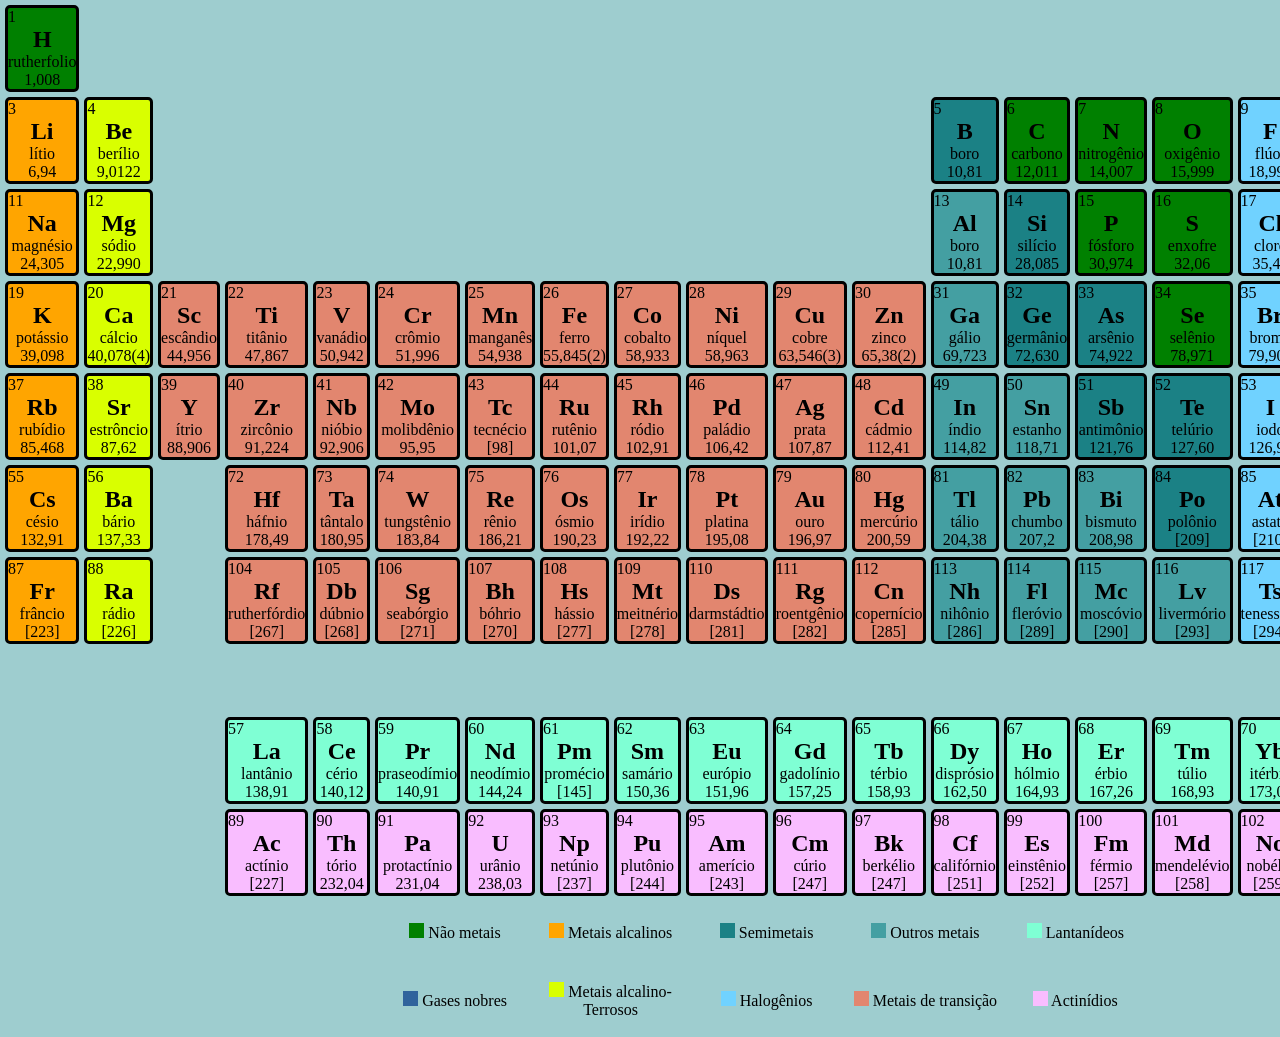
<file: index.html>
<!DOCTYPE html>
<html lang="en">
<head>
    <meta charset="UTF-8">
    <meta name="viewport" content="width=device-width, initial-scale=1.0">
    <title>Tabela Periódica</title>
    <link rel="stylesheet" href="style.css">
</head>
<body>
<table class="table" cellpadding="20px" cellspacing="5px">
    <tr>
        <td class="border" id="naoMetaisC">
            <div>1</div>
            <h2>H</h2>rutherfolio <br>
            1,008
        </td>
        <td>
            <div></div>
            <h2></h2>
        </td>
        <td>
            <div></div>
            <h2></h2>
        </td>
        <td>
            <div></div>
            <h2></h2>
        </td>
        <td>
            <div></div>
            <h2></h2>
        </td>
        <td>
            <div></div>
            <h2></h2>
        </td>
        <td>
            <div></div>
            <h2></h2>
        </td>
        <td>
            <div></div>
            <h2></h2>
        </td>
        <td>
            <div></div>
            <h2></h2>
        </td>
        <td>
            <div></div>
            <h2></h2>
        </td>
        <td>
            <div></div>
            <h2></h2>
        </td>
        <td>
            <div></div>
            <h2></h2>
        </td>
        <td>
            <div></div>
            <h2></h2>
        </td>
        <td>
            <div></div>
            <h2></h2>
        </td>
        <td>
            <div></div>
            <h2></h2>
        </td>
        <td>
            <div></div>
            <h2></h2>
        </td>
        <td>
            <div></div>
            <h2></h2>
        </td>
        <td class="border" id="gasesNobresC">
            <div>2</div>
            <h2>He</h2>hélio <br>
            4,0026
        </td>
    </tr>
    <tr>
        <td class="border" id="alcalinosC">
            <div>3</div>
            <h2>Li</h2>lítio <br>
            6,94
        </td>
        <td class="border" id="metaisAlcalinoTerrososC">
            <div>4</div>
            <h2>Be</h2>berílio <br>
            9,0122
        </td>
        <td>
            <div></div>
            <h2></h2>
        </td>
        <td>
            <div></div>
            <h2></h2>
        </td>
        <td>
            <div></div>
            <h2></h2>
        </td>
        <td>
            <div></div>
            <h2></h2>
        </td>
        <td>
            <div></div>
            <h2></h2>
        </td>
        <td>
            <div></div>
            <h2></h2>
        </td>
        <td>
            <div></div>
            <h2></h2>
        </td>
        <td>
            <div></div>
            <h2></h2>
        </td>
        <td>
            <div></div>
            <h2></h2>
        </td>
        <td >
            <div></div>
            <h2></h2>
        </td>
        <td class="border" id="semiMetaisC">
            <div>5</div>
            <h2>B</h2>boro <br>
            10,81
        </td>
        <td class="border" id="naoMetaisC">
            <div>6</div>
            <h2>C</h2>carbono <br>
            12,011
        </td>
        <td class="border" id="naoMetaisC">
            <div>7</div>
            <h2>N</h2>nitrogênio <br>
            14,007
        </td>
        <td class="border" id="naoMetaisC">
            <div>8</div>
            <h2>O</h2>oxigênio <br>
            15,999
        </td>
        <td class="border" id="halogeniosC">
            <div>9</div>
            <h2>F</h2>flúor <br>
            18,998
        </td>
        <td class="border" id="gasesNobresC">
            <div>10</div>
            <h2>Ne</h2>neônio <br>
            20,180
        </td>
    </tr>
    <tr>
        <td class="border" id="alcalinosC">
            <div>11</div>
            <h2>Na</h2>magnésio <br>
            24,305
        </td>
        <td class="border" id="metaisAlcalinoTerrososC">
            <div>12</div>
            <h2>Mg</h2> sódio <br>
            22,990
        </td>
        <td class="">
            <div></div>
            <h2></h2>
        </td>
        <td class="">
            <div></div>
            <h2></h2>
        </td>
        <td class="">
            <div></div>
            <h2></h2>
        </td>
        <td class="">
            <div></div>
            <h2></h2>
        </td>
        <td class="">
            <div></div>
            <h2></h2>
        </td>
        <td class="">
            <div></div>
            <h2></h2>
        </td>
        <td class="">
            <div></div>
            <h2></h2>
        </td>
        <td class="">
            <div></div>
            <h2></h2>
        </td>
        <td class="">
            <div></div>
            <h2></h2>
        </td>
        <td class="">
            <div></div>
            <h2></h2>
        </td>
        <td class="border" id="outrosMetaisC">
            <div>13</div>
            <h2>Al</h2>boro <br>
            10,81
        </td>
        <td class="border" id="semiMetaisC">
            <div>14</div>
            <h2>Si</h2> silício <br>
            28,085
        </td>
        <td class="border" id="naoMetaisC">
            <div>15</div>
            <h2>P</h2>fósforo <br>
            30,974
        </td>
        <td class="border" id="naoMetaisC">
            <div>16</div>
            <h2>S</h2> enxofre <br>
            32,06
        </td>
        <td class="border" id="halogeniosC">
            <div>17</div>
            <h2>Cl</h2>cloro <br>
            35,45 
        </td>
        <td class="border" id="gasesNobresC">
            <div>18</div>
            <h2>Ar</h2>argônio <br>
            39,948
        </td>
    </tr>
    <tr>
        <td class="border" id="alcalinosC">
            <div>19</div>
            <h2>K</h2>potássio <br>
            39,098
        </td>
        <td class="border" id="metaisAlcalinoTerrososC">
            <div>20</div>
            <h2>Ca</h2>cálcio <br>
            40,078(4)
        </td>
        <td class="border" id="metaisDeTransicaoC">
            <div>21</div>
            <h2>Sc</h2>escândio <br>
            44,956
        </td>
        <td class="border" id="metaisDeTransicaoC">
            <div>22</div>
            <h2>Ti</h2>titânio <br>
            47,867
        </td>
        <td class="border" id="metaisDeTransicaoC">
            <div>23</div>
            <h2>V</h2>vanádio <br>
            50,942
        </td>
        <td class="border" id="metaisDeTransicaoC">
            <div>24</div>
            <h2>Cr</h2>crômio <br>
            51,996
        </td>
        <td class="border" id="metaisDeTransicaoC">
            <div>25</div>
            <h2>Mn</h2>manganês <br>
            54,938
        </td>
        <td class="border" id="metaisDeTransicaoC">
            <div>26</div>
            <h2>Fe</h2>ferro <br>
            55,845(2)
        </td>
        <td class="border" id="metaisDeTransicaoC">
            <div>27</div>
            <h2>Co</h2>cobalto <br>
            58,933
        </td>
        <td class="border" id="metaisDeTransicaoC">
            <div>28</div>
            <h2>Ni</h2>níquel <br>
            58,963
        </td>
        <td class="border" id="metaisDeTransicaoC">
            <div>29</div>
            <h2>Cu</h2>cobre <br>
            63,546(3)
        </td>
        <td class="border" id="metaisDeTransicaoC">
            <div>30</div>
            <h2>Zn</h2>zinco <br>
            65,38(2)
        </td>
        <td class="border" id="outrosMetaisC">
            <div>31</div>
            <h2>Ga</h2>gálio <br>
            69,723
        </td>
        <td class="border" id="semiMetaisC">
            <div>32</div>
            <h2>Ge</h2>germânio <br>
            72,630
        </td>
        <td class="border" id="semiMetaisC">
            <div>33</div>
            <h2>As</h2>arsênio <br>
            74,922
        </td>
        <td class="border" id="naoMetaisC">
            <div>34</div>
            <h2>Se</h2>selênio <br>
            78,971
        </td>
        <td class="border" id="halogeniosC">
            <div>35</div>
            <h2>Br</h2>bromo <br>
            79,904
        </td>
        <td class="border" id="gasesNobresC">
            <div>36</div>
            <h2>Kr</h2>criptônio <br>
            83,798
        </td>
    </tr>
    <tr>
        <td class="border" id="alcalinosC">
            <div>37</div>
            <h2>Rb</h2>rubídio <br>
            85,468
        </td>
        <td class="border" id="metaisAlcalinoTerrososC">
            <div>38</div>
            <h2>Sr</h2>estrôncio <br>
            87,62
        </td>
        <td class="border" id="metaisDeTransicaoC">
            <div>39</div>
            <h2>Y</h2>ítrio <br>
            88,906
        </td>
        <td class="border" id="metaisDeTransicaoC">
            <div>40</div>
            <h2>Zr</h2>zircônio <br>
            91,224
        </td>
        <td class="border" id="metaisDeTransicaoC">
            <div>41</div>
            <h2>Nb</h2>nióbio <br>
            92,906
        </td>
        <td class="border" id="metaisDeTransicaoC">
            <div>42</div>
            <h2>Mo</h2>molibdênio <br>
            95,95
        </td>
        <td class="border" id="metaisDeTransicaoC">
            <div>43</div>
            <h2>Tc</h2>tecnécio <br>
            [98]
        </td>
        <td class="border" id="metaisDeTransicaoC">
            <div>44</div>
            <h2>Ru</h2>rutênio <br>
            101,07
        </td>
        <td class="border" id="metaisDeTransicaoC">
            <div>45</div>
            <h2>Rh</h2>ródio <br>
            102,91
        </td>
        <td class="border" id="metaisDeTransicaoC">
            <div>46</div>
            <h2>Pd</h2>paládio <br>
            106,42
        </td>
        <td class="border" id="metaisDeTransicaoC">
            <div>47</div>
            <h2>Ag</h2>prata <br>
            107,87
        </td>
        <td class="border" id="metaisDeTransicaoC">
            <div>48</div>
            <h2>Cd</h2>cádmio <br>
            112,41
        </td>
        <td class="border" id="outrosMetaisC">
            <div>49</div>
            <h2>In</h2>índio <br>
            114,82
        </td>
        <td class="border" id="outrosMetaisC">
            <div>50</div>
            <h2>Sn</h2>estanho <br>
            118,71
        </td>
        <td class="border" id="semiMetaisC">
            <div>51</div>
            <h2>Sb</h2>antimônio <br>
            121,76
        </td>
        <td class="border" id="semiMetaisC">
            <div>52</div>
            <h2>Te</h2>telúrio <br>
            127,60
        </td>
        <td class="border" id="halogeniosC">
            <div>53</div>
            <h2>I</h2>iodo <br>
            126,90
        </td>
        <td class="border" id="gasesNobresC">
            <div>54</div>
            <h2>Xe</h2>xenônio <br>
            131,29
        </td>
    </tr>
    <tr>
        <td class="border" id="alcalinosC">
            <div>55</div>
            <h2>Cs</h2>césio <br>
            132,91
        </td>
        <td class="border" id="metaisAlcalinoTerrososC">
            <div>56</div>
            <h2>Ba</h2>bário <br>
            137,33
        </td>
        <td class="">
            <div></div>
            <h2></h2>
        </td>
        <td class="border" id="metaisDeTransicaoC">
            <div>72</div>
            <h2>Hf</h2>háfnio <br>
            178,49
        </td>
        <td class="border" id="metaisDeTransicaoC">
            <div>73</div>
            <h2>Ta</h2>tântalo <br>
            180,95
        </td>
        <td class="border" id="metaisDeTransicaoC">
            <div>74</div>
            <h2>W</h2>tungstênio <br>
            183,84
        </td>
        <td class="border" id="metaisDeTransicaoC">
            <div>75</div>
            <h2>Re</h2>rênio <br>
            186,21
        </td>
        <td class="border" id="metaisDeTransicaoC">
            <div>76</div>
            <h2>Os</h2>ósmio <br>
            190,23
        </td>
        <td class="border" id="metaisDeTransicaoC">
            <div>77</div>
            <h2>Ir</h2>irídio <br>
            192,22
        </td>
        <td class="border" id="metaisDeTransicaoC">
            <div>78</div>
            <h2>Pt</h2>platina <br>
            195,08
        </td>
        <td class="border" id="metaisDeTransicaoC">
            <div>79</div>
            <h2>Au</h2>ouro <br>
            196,97
        </td>
        <td class="border" id="metaisDeTransicaoC">
            <div>80</div>
            <h2>Hg</h2>mercúrio <br>
            200,59
        </td>
        <td class="border" id="outrosMetaisC">
            <div>81</div>
            <h2>Tl</h2>tálio <br>
            204,38
        </td>
        <td class="border" id="outrosMetaisC">
            <div>82</div>
            <h2>Pb</h2>chumbo <br>
            207,2
        </td>
        <td class="border" id="outrosMetaisC">
            <div>83</div>
            <h2>Bi</h2>bismuto <br>
            208,98
        </td>
        <td class="border" id="semiMetaisC">
            <div>84</div>
            <h2>Po</h2>polônio <br>
            [209]
        </td>
        <td class="border" id="halogeniosC">
            <div>85</div>
            <h2>At</h2>astato <br>
            [210]
        </td>
        <td class="border" id="gasesNobresC">
            <div>86</div>
            <h2>Rn</h2>radônio <br>
            [222]
        </td>
    </tr>
    <tr>
        <td class="border" id="alcalinosC">
            <div>87</div>
            <h2>Fr</h2>frâncio <br>
            [223]
        </td>
        <td class="border" id="metaisAlcalinoTerrososC">
            <div>88</div>
            <h2>Ra</h2>rádio <br>
            [226]
        </td>
        <td class="">
            <div></div>
            <h2></h2>
        </td>
        <td class="border" id="metaisDeTransicaoC">
            <div>104</div>
            <h2>Rf</h2>rutherfórdio <br>
            [267]
        </td>
        <td class="border" id="metaisDeTransicaoC">
            <div>105</div>
            <h2>Db</h2>dúbnio <br>
            [268]
        </td>
        <td class="border" id="metaisDeTransicaoC">
            <div>106</div>
            <h2>Sg</h2>seabórgio <br>
            [271]
        </td>
        <td class="border" id="metaisDeTransicaoC">
            <div>107</div>
            <h2>Bh</h2>bóhrio <br>
            [270]
        </td>
        <td class="border" id="metaisDeTransicaoC">
            <div>108</div>
            <h2>Hs</h2>hássio <br>
            [277]
        </td>
        <td class="border" id="metaisDeTransicaoC">
            <div>109</div>
            <h2>Mt</h2>meitnério <br>
            [278]
        </td>
        <td class="border" id="metaisDeTransicaoC">
            <div>110</div>
            <h2>Ds</h2>darmstádtio <br>
            [281]
        </td>
        <td class="border" id="metaisDeTransicaoC">
            <div>111</div>
            <h2>Rg</h2>roentgênio <br>
            [282]
        </td>
        <td class="border" id="metaisDeTransicaoC">
            <div>112</div>
            <h2>Cn</h2>copernício <br>
            [285]
        </td>
        <td class="border" id="outrosMetaisC">
            <div>113</div>
            <h2>Nh</h2>nihônio <br>
            [286]
        </td>
        <td class="border" id="outrosMetaisC">
            <div>114</div>
            <h2>Fl</h2>fleróvio <br>
            [289]
        </td>
        <td class="border" id="outrosMetaisC">
            <div>115</div>
            <h2>Mc</h2>moscóvio <br>
            [290]
        </td>
        <td class="border" id="outrosMetaisC">
            <div>116</div>
            <h2>Lv</h2>livermório <br>
            [293]
        </td>
        <td class="border" id="halogeniosC">
            <div>117</div>
            <h2>Ts</h2>tenessino <br>
            [294]
        </td>
        <td class="border" id="gasesNobresC">
            <div>118</div>
            <h2>Og</h2>oganessônio <br>
            [294]
        </td>
    </tr>
    <tr>
        <td></td>
        <td></td>
        <td></td>
        <td></td>
        <td></td>
        <td></td>
        <td></td>
        <td></td>
        <td></td>
        <td></td>
        <td></td>
        <td></td>
        <td></td>
        <td></td>
        <td></td>
        <td></td>
        <td></td>
        <td></td>
    </tr>
    <tr>
        <td class="">
            <div></div>
            <h2></h2>
        </td>
        <td class="">
            <div></div>
            <h2></h2>
        </td>
        <td class="">
            <div></div>
            <h2></h2>
        </td>
        <td class="border" id="lantanideosC">
            <div>57</div>
            <h2>La</h2>lantânio <br>
            138,91
        </td>
        <td class="border" id="lantanideosC">
            <div>58</div>
            <h2>Ce</h2>cério <br>
            140,12
        </td>
        <td class="border" id="lantanideosC">
            <div>59</div>
            <h2>Pr</h2>praseodímio <br>
            140,91
        </td>
        <td class="border" id="lantanideosC">
            <div>60</div>
            <h2>Nd</h2>neodímio <br>
            144,24
        </td>
        <td class="border" id="lantanideosC">
            <div>61</div>
            <h2>Pm</h2>promécio <br>
            [145]
        </td>
        <td class="border" id="lantanideosC">
            <div>62</div>
            <h2>Sm</h2>samário <br>
            150,36
        </td>
        <td class="border" id="lantanideosC">
            <div>63</div>
            <h2>Eu</h2>európio <br>
            151,96
        </td>
        <td class="border" id="lantanideosC">
            <div>64</div>
            <h2>Gd</h2>gadolínio <br>
            157,25
        </td>
        <td class="border" id="lantanideosC">
            <div>65</div>
            <h2>Tb</h2>térbio <br>
            158,93
        </td>
        <td class="border" id="lantanideosC">
            <div>66</div>
            <h2>Dy</h2>disprósio <br>
            162,50
        </td>
        <td class="border" id="lantanideosC">
            <div>67</div>
            <h2>Ho</h2>hólmio <br>
            164,93
        </td>
        <td class="border" id="lantanideosC">
            <div>68</div>
            <h2>Er</h2>érbio <br>
            167,26
        </td>
        <td class="border" id="lantanideosC">
            <div>69</div>
            <h2>Tm</h2>túlio <br>
            168,93
        </td>
        <td class="border" id="lantanideosC">
            <div>70</div>
            <h2>Yb</h2>itérbio <br>
            173,04
        </td>
        <td class="border" id="lantanideosC">
            <div>71</div>
            <h2>Lu</h2>lutécio <br>
            174,97
        </td>
    </tr>
    <tr>
        <td class="">
            <div></div>
            <h2></h2>
        </td>
        <td class="">
            <div></div>
            <h2></h2>
        </td>
        <td class="">
            <div></div>
            <h2></h2>
        </td>
        <td class="border" id="actinidiosC">
            <div>89</div>
            <h2>Ac</h2>actínio <br>
            [227]
        </td>
        <td class="border" id="actinidiosC">
            <div>90</div>
            <h2>Th</h2>tório <br>
            232,04
        </td>
        <td class="border" id="actinidiosC">
            <div>91</div>
            <h2>Pa</h2>protactínio <br>
            231,04
        </td>
        <td class="border" id="actinidiosC">
            <div>92</div>
            <h2>U</h2>urânio <br>
            238,03
        </td>
        <td class="border" id="actinidiosC">
            <div>93</div>
            <h2>Np</h2>netúnio <br>
            [237]
        </td>
        <td class="border" id="actinidiosC">
            <div>94</div>
            <h2>Pu</h2>plutônio <br>
            [244]
        </td>
        <td class="border" id="actinidiosC">
            <div>95</div>
            <h2>Am</h2>amerício <br>
            [243]
        </td>
        <td class="border" id="actinidiosC">
            <div>96</div>
            <h2>Cm</h2>cúrio <br>
            [247]
        </td>
        <td class="border" id="actinidiosC">
            <div>97</div>
            <h2>Bk</h2>berkélio <br>
            [247]
        </td>
        <td class="border" id="actinidiosC">
            <div>98</div>
            <h2>Cf</h2>califórnio <br>
            [251]
        </td>
        <td class="border" id="actinidiosC">
            <div>99</div>
            <h2>Es</h2>einstênio <br>
            [252]
        </td>
        <td class="border" id="actinidiosC">
            <div>100</div>
            <h2>Fm</h2>férmio <br>
            [257]
        </td>
        <td class="border" id="actinidiosC">
            <div>101</div>
            <h2>Md</h2>mendelévio <br>
            [258]
        </td>
        <td class="border" id="actinidiosC">
            <div>102</div>
            <h2>No</h2>nobélio <br>
            [259]
        </td>
        <td class="border" id="actinidiosC">
            <div>103</div>
            <h2>Lr</h2>laurêncio <br>
            [262]
        </td>
    </tr>
    
    <tr>
        <td></td>
        <td></td>
        <td></td>
        <td></td>
        <td></td>
        <td colspan="2"><div class="classifier" id="naoMetaisC"></div><span> Não metais</span></td>
        <td colspan="2"><div class="classifier" id="alcalinosC"></div><span> Metais alcalinos</span></td>
        <td colspan="2"><div class="classifier" id="semiMetaisC"></div><span> Semimetais</span></td>
        <td colspan="2"><div class="classifier" id="outrosMetaisC"></div><span> Outros metais</span></td>
        <td colspan="2"><div class="classifier" id="lantanideosC"></div><span> Lantanídeos</span></td>
        <td></td>
    </tr>
    <tr>
        <td></td>
        <td></td>
        <td></td>
        <td></td>
        <td></td>
        <td colspan="2"><div class="classifier" id="gasesNobresC"></div><span> Gases nobres</span></td>
        <td colspan="2"><div class="classifier" id="metaisAlcalinoTerrososC"></div><span> Metais alcalino-Terrosos</span></td>
        <td colspan="2"><div class="classifier" id="halogeniosC"></div><span> Halogênios</span></td>
        <td colspan="2"><div class="classifier" id="metaisDeTransicaoC"></div><span> Metais de transição</span></td>
        <td colspan="2"><div class="classifier" id="actinidiosC"></div><span> Actinídios</span></td>
        <td></td>
    </tr>
</table>
</body>
</html>
</file>
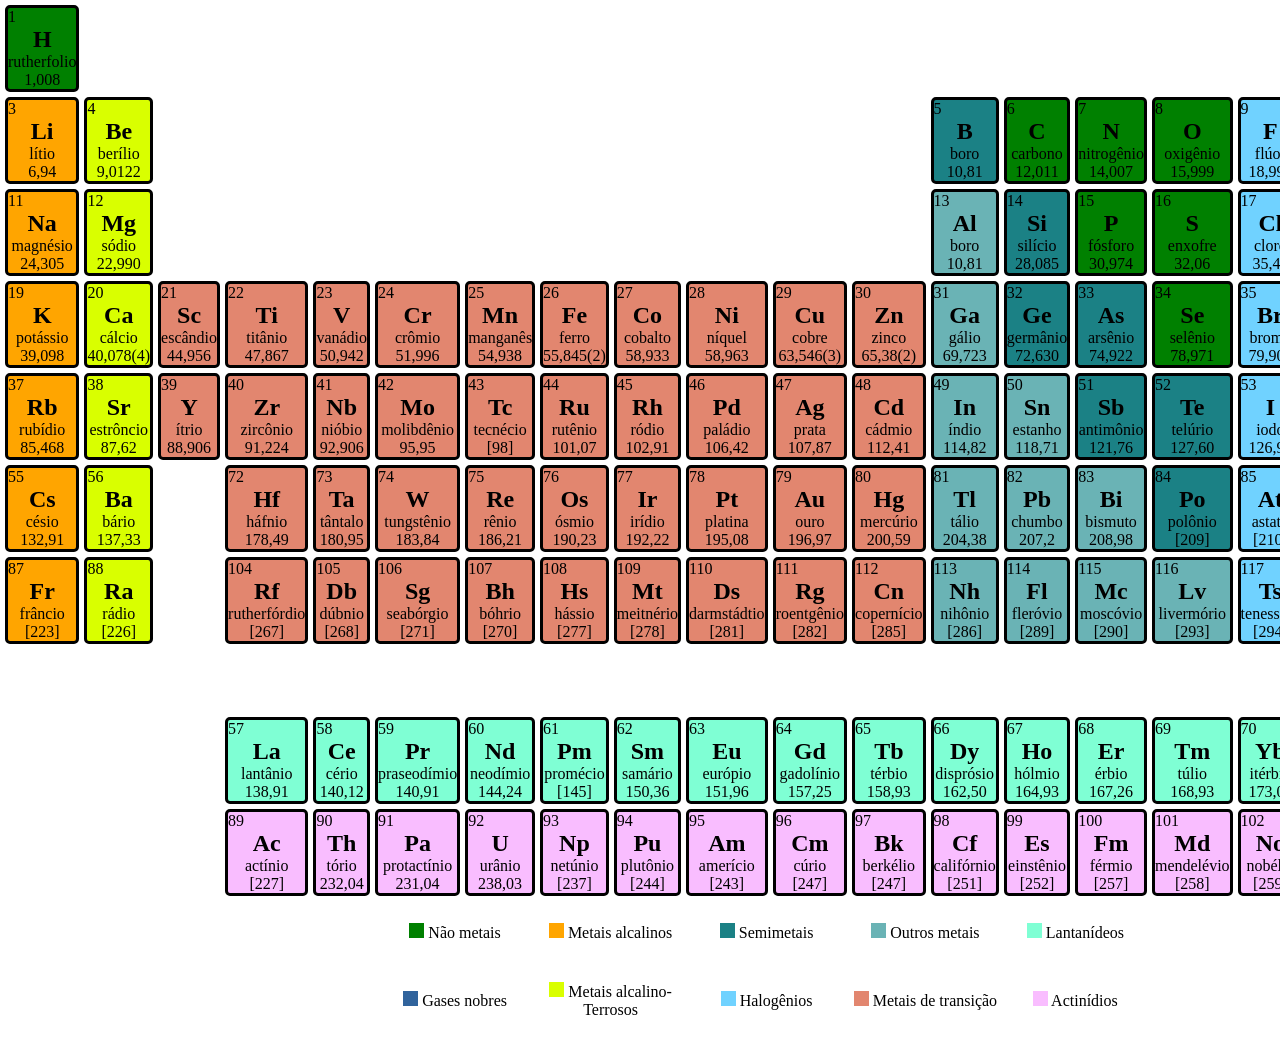
<file: Tabela Periódica/index.html>
<!DOCTYPE html>
<html lang="en">
<head>
    <meta charset="UTF-8">
    <meta name="viewport" content="width=device-width, initial-scale=1.0">
    <title>Document</title>
    <link rel="stylesheet" href="style.css">
</head>
<body>
<table class="table" cellpadding="20px" cellspacing="5px">
    <tr>
        <td class="border" id="naoMetaisC">
            <div>1</div>
            <h2>H</h2>rutherfolio <br>
            1,008
        </td>
        <td>
            <div></div>
            <h2></h2>
        </td>
        <td>
            <div></div>
            <h2></h2>
        </td>
        <td>
            <div></div>
            <h2></h2>
        </td>
        <td>
            <div></div>
            <h2></h2>
        </td>
        <td>
            <div></div>
            <h2></h2>
        </td>
        <td>
            <div></div>
            <h2></h2>
        </td>
        <td>
            <div></div>
            <h2></h2>
        </td>
        <td>
            <div></div>
            <h2></h2>
        </td>
        <td>
            <div></div>
            <h2></h2>
        </td>
        <td>
            <div></div>
            <h2></h2>
        </td>
        <td>
            <div></div>
            <h2></h2>
        </td>
        <td>
            <div></div>
            <h2></h2>
        </td>
        <td>
            <div></div>
            <h2></h2>
        </td>
        <td>
            <div></div>
            <h2></h2>
        </td>
        <td>
            <div></div>
            <h2></h2>
        </td>
        <td>
            <div></div>
            <h2></h2>
        </td>
        <td class="border" id="gasesNobresC">
            <div>2</div>
            <h2>He</h2>hélio <br>
            4,0026
        </td>
    </tr>
    <tr>
        <td class="border" id="alcalinosC">
            <div>3</div>
            <h2>Li</h2>lítio <br>
            6,94
        </td>
        <td class="border" id="metaisAlcalinoTerrososC">
            <div>4</div>
            <h2>Be</h2>berílio <br>
            9,0122
        </td>
        <td>
            <div></div>
            <h2></h2>
        </td>
        <td>
            <div></div>
            <h2></h2>
        </td>
        <td>
            <div></div>
            <h2></h2>
        </td>
        <td>
            <div></div>
            <h2></h2>
        </td>
        <td>
            <div></div>
            <h2></h2>
        </td>
        <td>
            <div></div>
            <h2></h2>
        </td>
        <td>
            <div></div>
            <h2></h2>
        </td>
        <td>
            <div></div>
            <h2></h2>
        </td>
        <td>
            <div></div>
            <h2></h2>
        </td>
        <td >
            <div></div>
            <h2></h2>
        </td>
        <td class="border" id="semiMetaisC">
            <div>5</div>
            <h2>B</h2>boro <br>
            10,81
        </td>
        <td class="border" id="naoMetaisC">
            <div>6</div>
            <h2>C</h2>carbono <br>
            12,011
        </td>
        <td class="border" id="naoMetaisC">
            <div>7</div>
            <h2>N</h2>nitrogênio <br>
            14,007
        </td>
        <td class="border" id="naoMetaisC">
            <div>8</div>
            <h2>O</h2>oxigênio <br>
            15,999
        </td>
        <td class="border" id="halogeniosC">
            <div>9</div>
            <h2>F</h2>flúor <br>
            18,998
        </td>
        <td class="border" id="gasesNobresC">
            <div>10</div>
            <h2>Ne</h2>neônio <br>
            20,180
        </td>
    </tr>
    <tr>
        <td class="border" id="alcalinosC">
            <div>11</div>
            <h2>Na</h2>magnésio <br>
            24,305
        </td>
        <td class="border" id="metaisAlcalinoTerrososC">
            <div>12</div>
            <h2>Mg</h2> sódio <br>
            22,990
        </td>
        <td class="">
            <div></div>
            <h2></h2>
        </td>
        <td class="">
            <div></div>
            <h2></h2>
        </td>
        <td class="">
            <div></div>
            <h2></h2>
        </td>
        <td class="">
            <div></div>
            <h2></h2>
        </td>
        <td class="">
            <div></div>
            <h2></h2>
        </td>
        <td class="">
            <div></div>
            <h2></h2>
        </td>
        <td class="">
            <div></div>
            <h2></h2>
        </td>
        <td class="">
            <div></div>
            <h2></h2>
        </td>
        <td class="">
            <div></div>
            <h2></h2>
        </td>
        <td class="">
            <div></div>
            <h2></h2>
        </td>
        <td class="border" id="outrosMetaisC">
            <div>13</div>
            <h2>Al</h2>boro <br>
            10,81
        </td>
        <td class="border" id="semiMetaisC">
            <div>14</div>
            <h2>Si</h2> silício <br>
            28,085
        </td>
        <td class="border" id="naoMetaisC">
            <div>15</div>
            <h2>P</h2>fósforo <br>
            30,974
        </td>
        <td class="border" id="naoMetaisC">
            <div>16</div>
            <h2>S</h2> enxofre <br>
            32,06
        </td>
        <td class="border" id="halogeniosC">
            <div>17</div>
            <h2>Cl</h2>cloro <br>
            35,45 
        </td>
        <td class="border" id="gasesNobresC">
            <div>18</div>
            <h2>Ar</h2>argônio <br>
            39,948
        </td>
    </tr>
    <tr>
        <td class="border" id="alcalinosC">
            <div>19</div>
            <h2>K</h2>potássio <br>
            39,098
        </td>
        <td class="border" id="metaisAlcalinoTerrososC">
            <div>20</div>
            <h2>Ca</h2>cálcio <br>
            40,078(4)
        </td>
        <td class="border" id="metaisDeTransicaoC">
            <div>21</div>
            <h2>Sc</h2>escândio <br>
            44,956
        </td>
        <td class="border" id="metaisDeTransicaoC">
            <div>22</div>
            <h2>Ti</h2>titânio <br>
            47,867
        </td>
        <td class="border" id="metaisDeTransicaoC">
            <div>23</div>
            <h2>V</h2>vanádio <br>
            50,942
        </td>
        <td class="border" id="metaisDeTransicaoC">
            <div>24</div>
            <h2>Cr</h2>crômio <br>
            51,996
        </td>
        <td class="border" id="metaisDeTransicaoC">
            <div>25</div>
            <h2>Mn</h2>manganês <br>
            54,938
        </td>
        <td class="border" id="metaisDeTransicaoC">
            <div>26</div>
            <h2>Fe</h2>ferro <br>
            55,845(2)
        </td>
        <td class="border" id="metaisDeTransicaoC">
            <div>27</div>
            <h2>Co</h2>cobalto <br>
            58,933
        </td>
        <td class="border" id="metaisDeTransicaoC">
            <div>28</div>
            <h2>Ni</h2>níquel <br>
            58,963
        </td>
        <td class="border" id="metaisDeTransicaoC">
            <div>29</div>
            <h2>Cu</h2>cobre <br>
            63,546(3)
        </td>
        <td class="border" id="metaisDeTransicaoC">
            <div>30</div>
            <h2>Zn</h2>zinco <br>
            65,38(2)
        </td>
        <td class="border" id="outrosMetaisC">
            <div>31</div>
            <h2>Ga</h2>gálio <br>
            69,723
        </td>
        <td class="border" id="semiMetaisC">
            <div>32</div>
            <h2>Ge</h2>germânio <br>
            72,630
        </td>
        <td class="border" id="semiMetaisC">
            <div>33</div>
            <h2>As</h2>arsênio <br>
            74,922
        </td>
        <td class="border" id="naoMetaisC">
            <div>34</div>
            <h2>Se</h2>selênio <br>
            78,971
        </td>
        <td class="border" id="halogeniosC">
            <div>35</div>
            <h2>Br</h2>bromo <br>
            79,904
        </td>
        <td class="border" id="gasesNobresC">
            <div>36</div>
            <h2>Kr</h2>criptônio <br>
            83,798
        </td>
    </tr>
    <tr>
        <td class="border" id="alcalinosC">
            <div>37</div>
            <h2>Rb</h2>rubídio <br>
            85,468
        </td>
        <td class="border" id="metaisAlcalinoTerrososC">
            <div>38</div>
            <h2>Sr</h2>estrôncio <br>
            87,62
        </td>
        <td class="border" id="metaisDeTransicaoC">
            <div>39</div>
            <h2>Y</h2>ítrio <br>
            88,906
        </td>
        <td class="border" id="metaisDeTransicaoC">
            <div>40</div>
            <h2>Zr</h2>zircônio <br>
            91,224
        </td>
        <td class="border" id="metaisDeTransicaoC">
            <div>41</div>
            <h2>Nb</h2>nióbio <br>
            92,906
        </td>
        <td class="border" id="metaisDeTransicaoC">
            <div>42</div>
            <h2>Mo</h2>molibdênio <br>
            95,95
        </td>
        <td class="border" id="metaisDeTransicaoC">
            <div>43</div>
            <h2>Tc</h2>tecnécio <br>
            [98]
        </td>
        <td class="border" id="metaisDeTransicaoC">
            <div>44</div>
            <h2>Ru</h2>rutênio <br>
            101,07
        </td>
        <td class="border" id="metaisDeTransicaoC">
            <div>45</div>
            <h2>Rh</h2>ródio <br>
            102,91
        </td>
        <td class="border" id="metaisDeTransicaoC">
            <div>46</div>
            <h2>Pd</h2>paládio <br>
            106,42
        </td>
        <td class="border" id="metaisDeTransicaoC">
            <div>47</div>
            <h2>Ag</h2>prata <br>
            107,87
        </td>
        <td class="border" id="metaisDeTransicaoC">
            <div>48</div>
            <h2>Cd</h2>cádmio <br>
            112,41
        </td>
        <td class="border" id="outrosMetaisC">
            <div>49</div>
            <h2>In</h2>índio <br>
            114,82
        </td>
        <td class="border" id="outrosMetaisC">
            <div>50</div>
            <h2>Sn</h2>estanho <br>
            118,71
        </td>
        <td class="border" id="semiMetaisC">
            <div>51</div>
            <h2>Sb</h2>antimônio <br>
            121,76
        </td>
        <td class="border" id="semiMetaisC">
            <div>52</div>
            <h2>Te</h2>telúrio <br>
            127,60
        </td>
        <td class="border" id="halogeniosC">
            <div>53</div>
            <h2>I</h2>iodo <br>
            126,90
        </td>
        <td class="border" id="gasesNobresC">
            <div>54</div>
            <h2>Xe</h2>xenônio <br>
            131,29
        </td>
    </tr>
    <tr>
        <td class="border" id="alcalinosC">
            <div>55</div>
            <h2>Cs</h2>césio <br>
            132,91
        </td>
        <td class="border" id="metaisAlcalinoTerrososC">
            <div>56</div>
            <h2>Ba</h2>bário <br>
            137,33
        </td>
        <td class="">
            <div></div>
            <h2></h2>
        </td>
        <td class="border" id="metaisDeTransicaoC">
            <div>72</div>
            <h2>Hf</h2>háfnio <br>
            178,49
        </td>
        <td class="border" id="metaisDeTransicaoC">
            <div>73</div>
            <h2>Ta</h2>tântalo <br>
            180,95
        </td>
        <td class="border" id="metaisDeTransicaoC">
            <div>74</div>
            <h2>W</h2>tungstênio <br>
            183,84
        </td>
        <td class="border" id="metaisDeTransicaoC">
            <div>75</div>
            <h2>Re</h2>rênio <br>
            186,21
        </td>
        <td class="border" id="metaisDeTransicaoC">
            <div>76</div>
            <h2>Os</h2>ósmio <br>
            190,23
        </td>
        <td class="border" id="metaisDeTransicaoC">
            <div>77</div>
            <h2>Ir</h2>irídio <br>
            192,22
        </td>
        <td class="border" id="metaisDeTransicaoC">
            <div>78</div>
            <h2>Pt</h2>platina <br>
            195,08
        </td>
        <td class="border" id="metaisDeTransicaoC">
            <div>79</div>
            <h2>Au</h2>ouro <br>
            196,97
        </td>
        <td class="border" id="metaisDeTransicaoC">
            <div>80</div>
            <h2>Hg</h2>mercúrio <br>
            200,59
        </td>
        <td class="border" id="outrosMetaisC">
            <div>81</div>
            <h2>Tl</h2>tálio <br>
            204,38
        </td>
        <td class="border" id="outrosMetaisC">
            <div>82</div>
            <h2>Pb</h2>chumbo <br>
            207,2
        </td>
        <td class="border" id="outrosMetaisC">
            <div>83</div>
            <h2>Bi</h2>bismuto <br>
            208,98
        </td>
        <td class="border" id="semiMetaisC">
            <div>84</div>
            <h2>Po</h2>polônio <br>
            [209]
        </td>
        <td class="border" id="halogeniosC">
            <div>85</div>
            <h2>At</h2>astato <br>
            [210]
        </td>
        <td class="border" id="gasesNobresC">
            <div>86</div>
            <h2>Rn</h2>radônio <br>
            [222]
        </td>
    </tr>
    <tr>
        <td class="border" id="alcalinosC">
            <div>87</div>
            <h2>Fr</h2>frâncio <br>
            [223]
        </td>
        <td class="border" id="metaisAlcalinoTerrososC">
            <div>88</div>
            <h2>Ra</h2>rádio <br>
            [226]
        </td>
        <td class="">
            <div></div>
            <h2></h2>
        </td>
        <td class="border" id="metaisDeTransicaoC">
            <div>104</div>
            <h2>Rf</h2>rutherfórdio <br>
            [267]
        </td>
        <td class="border" id="metaisDeTransicaoC">
            <div>105</div>
            <h2>Db</h2>dúbnio <br>
            [268]
        </td>
        <td class="border" id="metaisDeTransicaoC">
            <div>106</div>
            <h2>Sg</h2>seabórgio <br>
            [271]
        </td>
        <td class="border" id="metaisDeTransicaoC">
            <div>107</div>
            <h2>Bh</h2>bóhrio <br>
            [270]
        </td>
        <td class="border" id="metaisDeTransicaoC">
            <div>108</div>
            <h2>Hs</h2>hássio <br>
            [277]
        </td>
        <td class="border" id="metaisDeTransicaoC">
            <div>109</div>
            <h2>Mt</h2>meitnério <br>
            [278]
        </td>
        <td class="border" id="metaisDeTransicaoC">
            <div>110</div>
            <h2>Ds</h2>darmstádtio <br>
            [281]
        </td>
        <td class="border" id="metaisDeTransicaoC">
            <div>111</div>
            <h2>Rg</h2>roentgênio <br>
            [282]
        </td>
        <td class="border" id="metaisDeTransicaoC">
            <div>112</div>
            <h2>Cn</h2>copernício <br>
            [285]
        </td>
        <td class="border" id="outrosMetaisC">
            <div>113</div>
            <h2>Nh</h2>nihônio <br>
            [286]
        </td>
        <td class="border" id="outrosMetaisC">
            <div>114</div>
            <h2>Fl</h2>fleróvio <br>
            [289]
        </td>
        <td class="border" id="outrosMetaisC">
            <div>115</div>
            <h2>Mc</h2>moscóvio <br>
            [290]
        </td>
        <td class="border" id="outrosMetaisC">
            <div>116</div>
            <h2>Lv</h2>livermório <br>
            [293]
        </td>
        <td class="border" id="halogeniosC">
            <div>117</div>
            <h2>Ts</h2>tenessino <br>
            [294]
        </td>
        <td class="border" id="gasesNobresC">
            <div>118</div>
            <h2>Og</h2>oganessônio <br>
            [294]
        </td>
    </tr>
    <tr>
        <td></td>
        <td></td>
        <td></td>
        <td></td>
        <td></td>
        <td></td>
        <td></td>
        <td></td>
        <td></td>
        <td></td>
        <td></td>
        <td></td>
        <td></td>
        <td></td>
        <td></td>
        <td></td>
        <td></td>
        <td></td>
    </tr>
    <tr>
        <td class="">
            <div></div>
            <h2></h2>
        </td>
        <td class="">
            <div></div>
            <h2></h2>
        </td>
        <td class="">
            <div></div>
            <h2></h2>
        </td>
        <td class="border" id="lantanideosC">
            <div>57</div>
            <h2>La</h2>lantânio <br>
            138,91
        </td>
        <td class="border" id="lantanideosC">
            <div>58</div>
            <h2>Ce</h2>cério <br>
            140,12
        </td>
        <td class="border" id="lantanideosC">
            <div>59</div>
            <h2>Pr</h2>praseodímio <br>
            140,91
        </td>
        <td class="border" id="lantanideosC">
            <div>60</div>
            <h2>Nd</h2>neodímio <br>
            144,24
        </td>
        <td class="border" id="lantanideosC">
            <div>61</div>
            <h2>Pm</h2>promécio <br>
            [145]
        </td>
        <td class="border" id="lantanideosC">
            <div>62</div>
            <h2>Sm</h2>samário <br>
            150,36
        </td>
        <td class="border" id="lantanideosC">
            <div>63</div>
            <h2>Eu</h2>európio <br>
            151,96
        </td>
        <td class="border" id="lantanideosC">
            <div>64</div>
            <h2>Gd</h2>gadolínio <br>
            157,25
        </td>
        <td class="border" id="lantanideosC">
            <div>65</div>
            <h2>Tb</h2>térbio <br>
            158,93
        </td>
        <td class="border" id="lantanideosC">
            <div>66</div>
            <h2>Dy</h2>disprósio <br>
            162,50
        </td>
        <td class="border" id="lantanideosC">
            <div>67</div>
            <h2>Ho</h2>hólmio <br>
            164,93
        </td>
        <td class="border" id="lantanideosC">
            <div>68</div>
            <h2>Er</h2>érbio <br>
            167,26
        </td>
        <td class="border" id="lantanideosC">
            <div>69</div>
            <h2>Tm</h2>túlio <br>
            168,93
        </td>
        <td class="border" id="lantanideosC">
            <div>70</div>
            <h2>Yb</h2>itérbio <br>
            173,04
        </td>
        <td class="border" id="lantanideosC">
            <div>71</div>
            <h2>Lu</h2>lutécio <br>
            174,97
        </td>
    </tr>
    <tr>
        <td class="">
            <div></div>
            <h2></h2>
        </td>
        <td class="">
            <div></div>
            <h2></h2>
        </td>
        <td class="">
            <div></div>
            <h2></h2>
        </td>
        <td class="border" id="actinidiosC">
            <div>89</div>
            <h2>Ac</h2>actínio <br>
            [227]
        </td>
        <td class="border" id="actinidiosC">
            <div>90</div>
            <h2>Th</h2>tório <br>
            232,04
        </td>
        <td class="border" id="actinidiosC">
            <div>91</div>
            <h2>Pa</h2>protactínio <br>
            231,04
        </td>
        <td class="border" id="actinidiosC">
            <div>92</div>
            <h2>U</h2>urânio <br>
            238,03
        </td>
        <td class="border" id="actinidiosC">
            <div>93</div>
            <h2>Np</h2>netúnio <br>
            [237]
        </td>
        <td class="border" id="actinidiosC">
            <div>94</div>
            <h2>Pu</h2>plutônio <br>
            [244]
        </td>
        <td class="border" id="actinidiosC">
            <div>95</div>
            <h2>Am</h2>amerício <br>
            [243]
        </td>
        <td class="border" id="actinidiosC">
            <div>96</div>
            <h2>Cm</h2>cúrio <br>
            [247]
        </td>
        <td class="border" id="actinidiosC">
            <div>97</div>
            <h2>Bk</h2>berkélio <br>
            [247]
        </td>
        <td class="border" id="actinidiosC">
            <div>98</div>
            <h2>Cf</h2>califórnio <br>
            [251]
        </td>
        <td class="border" id="actinidiosC">
            <div>99</div>
            <h2>Es</h2>einstênio <br>
            [252]
        </td>
        <td class="border" id="actinidiosC">
            <div>100</div>
            <h2>Fm</h2>férmio <br>
            [257]
        </td>
        <td class="border" id="actinidiosC">
            <div>101</div>
            <h2>Md</h2>mendelévio <br>
            [258]
        </td>
        <td class="border" id="actinidiosC">
            <div>102</div>
            <h2>No</h2>nobélio <br>
            [259]
        </td>
        <td class="border" id="actinidiosC">
            <div>103</div>
            <h2>Lr</h2>laurêncio <br>
            [262]
        </td>
    </tr>
    
    <tr>
        <td></td>
        <td></td>
        <td></td>
        <td></td>
        <td></td>
        <td colspan="2"><div class="classifier" id="naoMetaisC"></div><span> Não metais</span></td>
        <td colspan="2"><div class="classifier" id="alcalinosC"></div><span> Metais alcalinos</span></td>
        <td colspan="2"><div class="classifier" id="semiMetaisC"></div><span> Semimetais</span></td>
        <td colspan="2"><div class="classifier" id="outrosMetaisC"></div><span> Outros metais</span></td>
        <td colspan="2"><div class="classifier" id="lantanideosC"></div><span> Lantanídeos</span></td>
        <td></td>
    </tr>
    <tr>
        <td></td>
        <td></td>
        <td></td>
        <td></td>
        <td></td>
        <td colspan="2"><div class="classifier" id="gasesNobresC"></div><span> Gases nobres</span></td>
        <td colspan="2"><div class="classifier" id="metaisAlcalinoTerrososC"></div><span> Metais alcalino-Terrosos</span></td>
        <td colspan="2"><div class="classifier" id="halogeniosC"></div><span> Halogênios</span></td>
        <td colspan="2"><div class="classifier" id="metaisDeTransicaoC"></div><span> Metais de transição</span></td>
        <td colspan="2"><div class="classifier" id="actinidiosC"></div><span> Actinídios</span></td>
        <td></td>
    </tr>
</table>
</body>
</html>
</file>
<file: style.css>
*{
    box-sizing: border-box;
    margin: 0px;
    padding: 0px;
}
body{
    background-color: rgba(13, 132, 136, 0.4);
}
.border{
    border: solid;
    border-radius: 5px;
}
div{
    text-align: left;
}
td{
    width:5%;
    height: 7vh;
    text-align: center;
}
.table{
    width: 100vw;
}
.classifier{
    width: 15px;
    height: 15px;
    right: 100%;
    display: inline-block;
}
#naoMetaisC{
    background-color: green;
}
#alcalinosC{
    background-color: orange;
}
#semiMetaisC{
    background-color: rgb(27, 129, 133);
}
#outrosMetaisC{
    background-color: rgba(13, 132, 136, 0.616);
}
#lantanideosC{
    background-color: aquamarine;
}
#gasesNobresC{
    background-color: rgb(48, 99, 156);
}
#metaisAlcalinoTerrososC{
    background-color: rgb(217, 255, 0);
}
#halogeniosC{
    background-color: rgb(112, 210, 255);
}
#metaisDeTransicaoC{
    background-color: rgb(226, 134, 111);
}
#actinidiosC{
    background-color: rgb(249, 189, 255);
}
</file>
<file: Tabela Periódica/style.css>
*{
    box-sizing: border-box;
    margin: 0px;
    padding: 0px;
}
.border{
    border: solid;
    border-radius: 5px;
}
div{
    text-align: left;
}
td{
    width:5%;
    height: 7vh;
    text-align: center;
}
.table{
    width: 100vw;
}
.classifier{
    width: 15px;
    height: 15px;
    right: 100%;
    display: inline-block;
}
#naoMetaisC{
    background-color: green;
}
#alcalinosC{
    background-color: orange;
}
#semiMetaisC{
    background-color: rgb(27, 129, 133);
}
#outrosMetaisC{
    background-color: rgba(13, 132, 136, 0.616);
}
#lantanideosC{
    background-color: aquamarine;
}
#gasesNobresC{
    background-color: rgb(48, 99, 156);
}
#metaisAlcalinoTerrososC{
    background-color: rgb(217, 255, 0);
}
#halogeniosC{
    background-color: rgb(112, 210, 255);
}
#metaisDeTransicaoC{
    background-color: rgb(226, 134, 111);
}
#actinidiosC{
    background-color: rgb(249, 189, 255);
}
</file>
